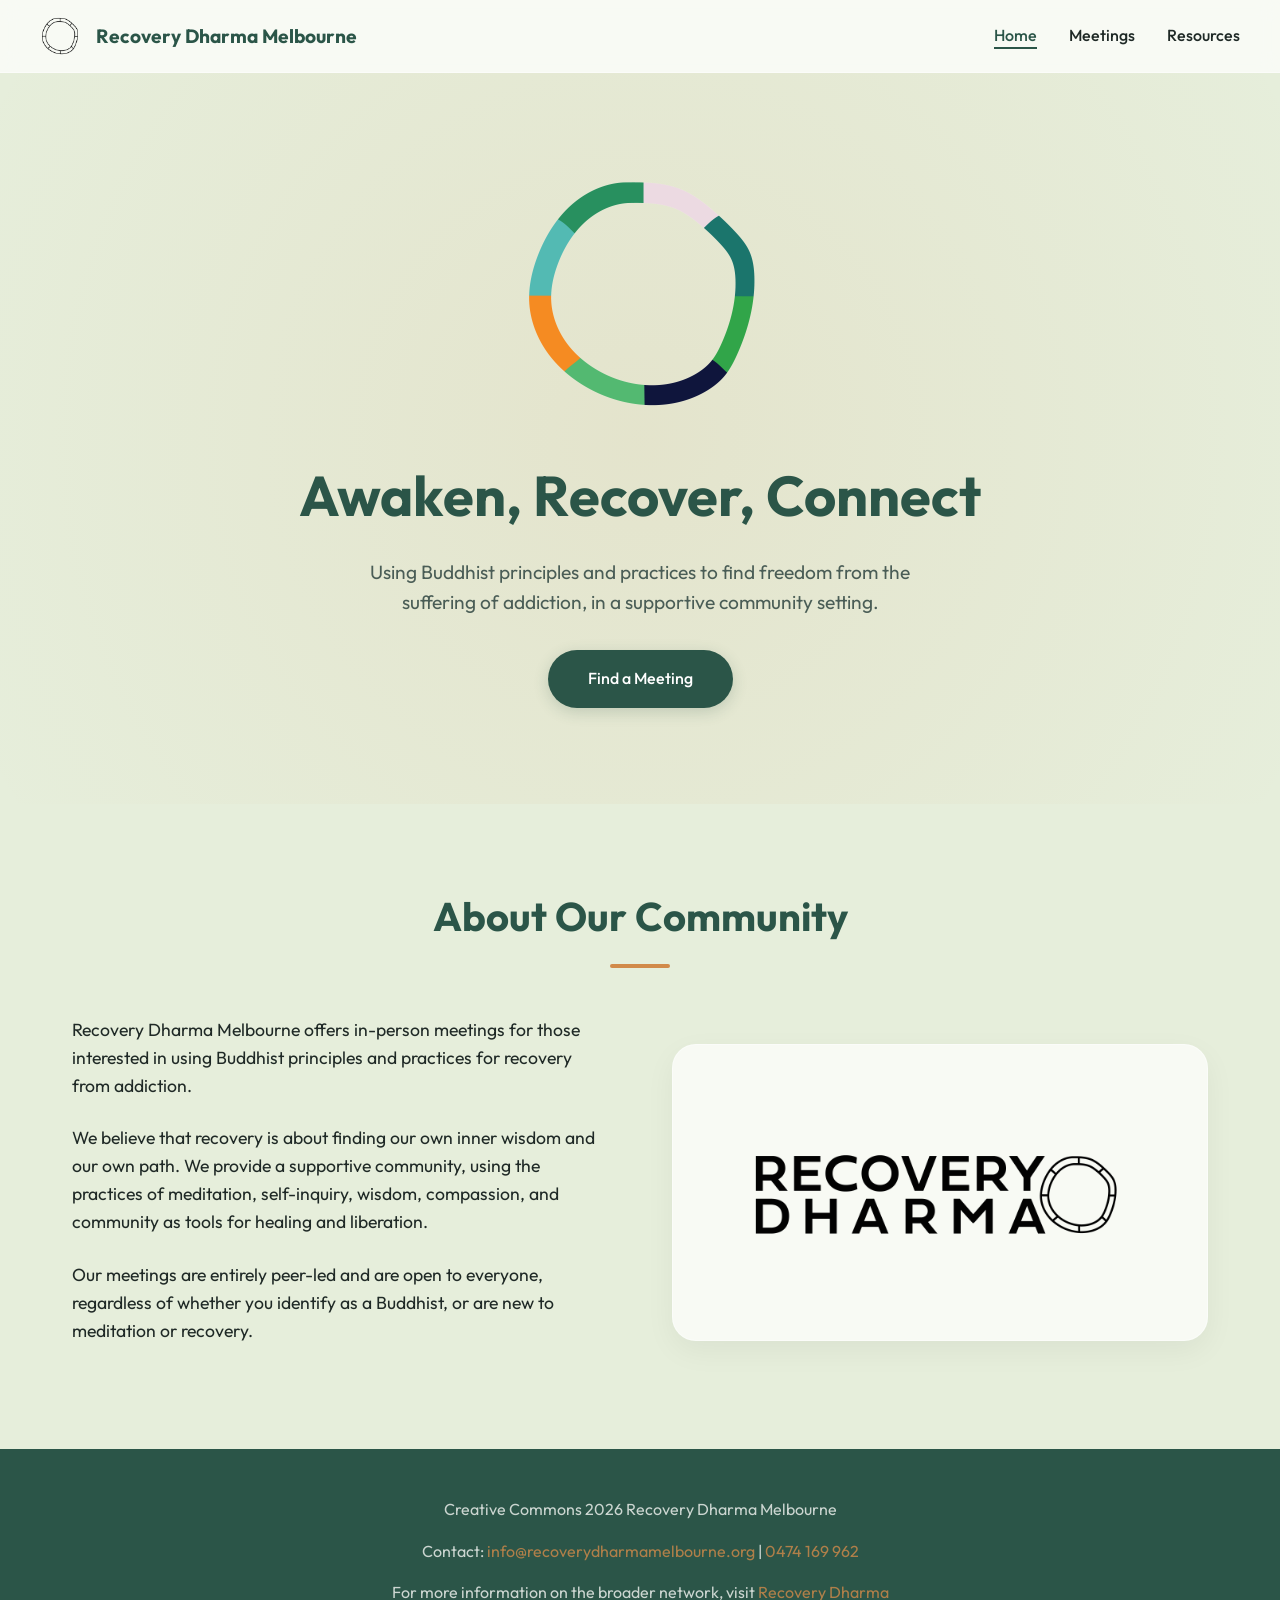
<file: index.html>
<!DOCTYPE html>
<html lang="en">
<head>
    <meta charset="UTF-8">
    <meta name="viewport" content="width=device-width, initial-scale=1.0">
    <meta name="description" content="Recovery Dharma Melbourne - Using Buddhist principles and practices for recovery from addiction.">
    <title>Recovery Dharma Melbourne</title>
    <link rel="stylesheet" href="style.css">
</head>
<body>
    <header>
        <nav>
            <a href="index.html" class="logo-container">
                <img src="icons/rd-black-ring.png" alt="Recovery Dharma Logo" class="logo-img">
                <span>Recovery Dharma Melbourne</span>
            </a>
            <ul class="nav-links">
                <li><a href="index.html" class="active">Home</a></li>
                <li><a href="meetings.html">Meetings</a></li>
                <li><a href="resources.html">Resources</a></li>
            </ul>
        </nav>
    </header>

    <main>
        <section class="hero fade-in">
            <img src="icons/rd-color-ring.png" alt="Recovery Dharma Color Ring" class="hero-img">
            <h1>Awaken, Recover, Connect</h1>
            <p>Using Buddhist principles and practices to find freedom from the suffering of addiction, in a supportive community setting.</p>
            <a href="meetings.html" class="btn">Find a Meeting</a>
        </section>

        <section class="section about fade-in">
            <h2 class="section-title">About Our Community</h2>
            <div class="about-content">
                <div class="about-text">
                    <p>Recovery Dharma Melbourne offers in-person meetings for those interested in using Buddhist principles and practices for recovery from addiction.</p>
                    <p>We believe that recovery is about finding our own inner wisdom and our own path. We provide a supportive community, using the practices of meditation, self-inquiry, wisdom, compassion, and community as tools for healing and liberation.</p>
                    <p>Our meetings are entirely peer-led and are open to everyone, regardless of whether you identify as a Buddhist, or are new to meditation or recovery.</p>
                </div>
                <div class="about-image">
                    <img src="icons/rd-words.png" alt="Recovery Dharma Words">
                </div>
            </div>
        </section>
    </main>

    <footer>
        <p>Creative Commons 2026 Recovery Dharma Melbourne</p>
        <p>Contact: <a href="mailto:info@recoverydharmamelbourne.org">info@recoverydharmamelbourne.org</a> | <a href="tel:0474169962">0474 169 962</a></p>
        <p>For more information on the broader network, visit <a href="https://recoverydharma.org/" target="_blank" rel="noopener noreferrer">Recovery Dharma</a></p>
    </footer>

    <script src="script.js"></script>
</body>
</html>
</file>
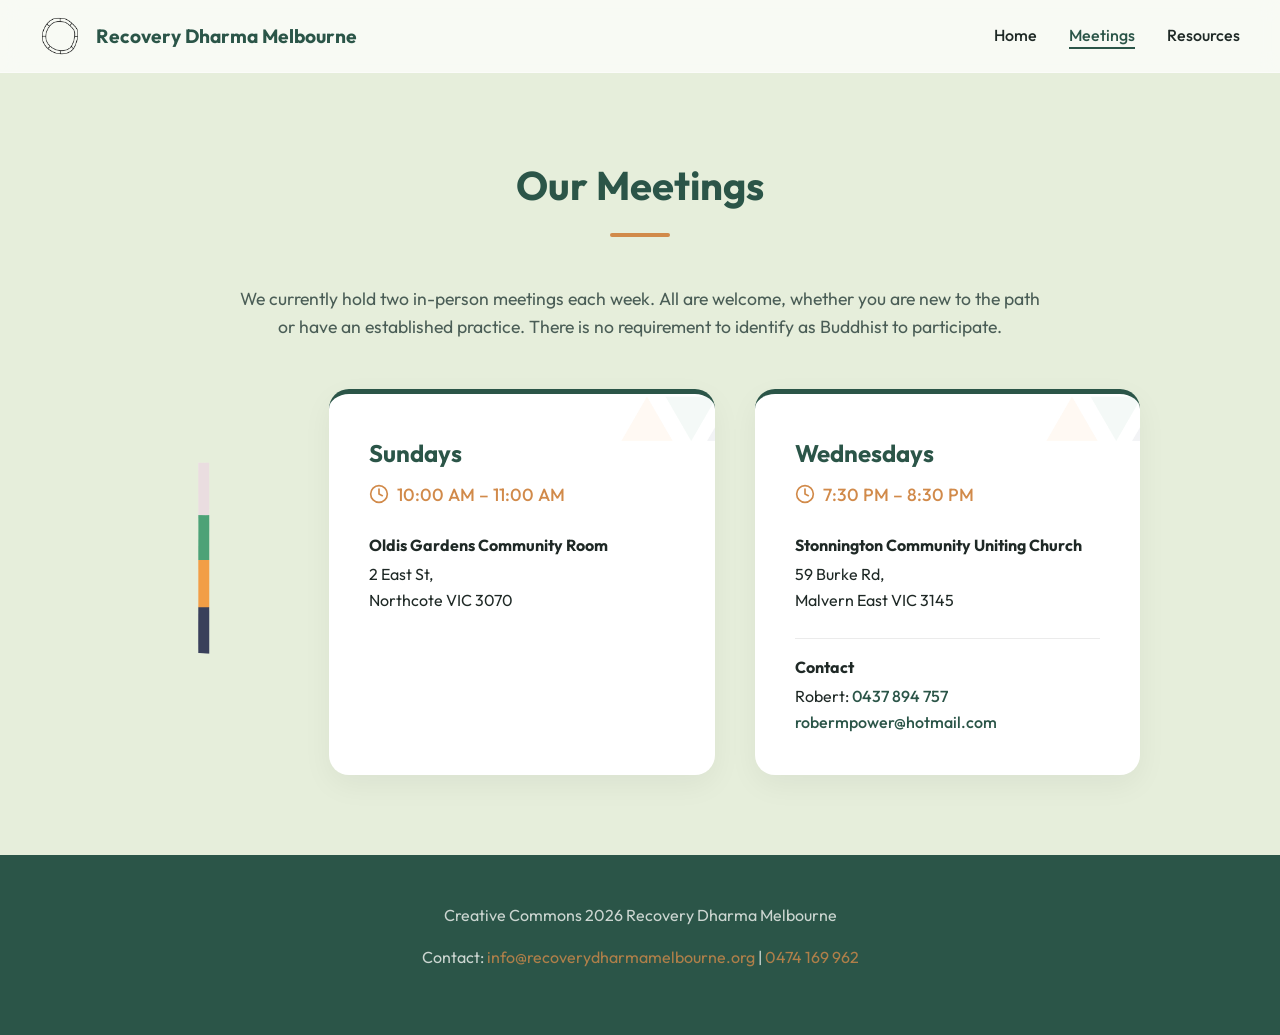
<file: meetings.html>
<!DOCTYPE html>
<html lang="en">

<head>
    <meta charset="UTF-8">
    <meta name="viewport" content="width=device-width, initial-scale=1.0">
    <meta name="description"
        content="Find in-person Recovery Dharma meetings in Melbourne. Join us on Sundays in Northcote or Wednesdays in Malvern East.">
    <title>Meetings - Recovery Dharma Melbourne</title>
    <link rel="stylesheet" href="style.css">
</head>

<body>
    <header>
        <nav>
            <a href="index.html" class="logo-container">
                <img src="icons/rd-black-ring.png" alt="Recovery Dharma Logo" class="logo-img">
                <span>Recovery Dharma Melbourne</span>
            </a>
            <ul class="nav-links">
                <li><a href="index.html">Home</a></li>
                <li><a href="meetings.html" class="active">Meetings</a></li>
                <li><a href="resources.html">Resources</a></li>
            </ul>
        </nav>
    </header>

    <main>
        <section class="section fade-in">
            <h1 class="section-title">Our Meetings</h1>
            <p
                style="text-align: center; max-width: 800px; margin: 0 auto 3rem auto; font-size: 1.1rem; color: #4a5d56;">
                We currently hold two in-person meetings each week. All are welcome, whether you are new to the path or
                have an established practice. There is no requirement to identify as Buddhist to participate.
            </p>

            <div
                style="display: flex; flex-wrap: wrap; gap: 4rem; align-items: center; max-width: 1000px; margin: 0 auto;">
                <div style="flex: 0 0 auto; text-align: center; margin: 0 auto;">
                    <img src="icons/rd-tower.png" alt="Recovery Dharma Tower"
                        style="max-height: 250px; opacity: 0.8; animation: float 6s ease-in-out infinite;">
                </div>

                <div class="meetings-grid" style="flex: 1 1 400px;">
                    <!-- Sunday Meeting -->
                    <div class="meeting-card">
                        <h3 class="meeting-day">Sundays</h3>
                        <div class="meeting-time">
                            <svg xmlns="http://www.w3.org/2000/svg" width="20" height="20" viewBox="0 0 24 24"
                                fill="none" stroke="currentColor" stroke-width="2" stroke-linecap="round"
                                stroke-linejoin="round" style="margin-top:-2px">
                                <circle cx="12" cy="12" r="10"></circle>
                                <polyline points="12 6 12 12 16 14"></polyline>
                            </svg>
                            10:00 AM – 11:00 AM
                        </div>
                        <div class="meeting-location">
                            <strong>Oldis Gardens Community Room</strong>
                            2 East St,<br>
                            Northcote VIC 3070
                        </div>
                    </div>

                    <!-- Wednesday Meeting -->
                    <div class="meeting-card">
                        <h3 class="meeting-day">Wednesdays</h3>
                        <div class="meeting-time">
                            <svg xmlns="http://www.w3.org/2000/svg" width="20" height="20" viewBox="0 0 24 24"
                                fill="none" stroke="currentColor" stroke-width="2" stroke-linecap="round"
                                stroke-linejoin="round" style="margin-top:-2px">
                                <circle cx="12" cy="12" r="10"></circle>
                                <polyline points="12 6 12 12 16 14"></polyline>
                            </svg>
                            7:30 PM – 8:30 PM
                        </div>
                        <div class="meeting-location">
                            <strong>Stonnington Community Uniting Church</strong>
                            59 Burke Rd,<br>
                            Malvern East VIC 3145
                        </div>
                        <div class="meeting-contact">
                            <strong>Contact</strong>
                            Robert: <a href="tel:0437894757">0437 894 757</a><br>
                            <a href="mailto:robermpower@hotmail.com">robermpower@hotmail.com</a>
                        </div>
                    </div>

                </div>
            </div>
        </section>
    </main>

    <footer>
        <p>Creative Commons 2026 Recovery Dharma Melbourne</p>
        <p>Contact: <a href="mailto:info@recoverydharmamelbourne.org">info@recoverydharmamelbourne.org</a> | <a
                href="tel:0474169962">0474 169 962</a></p>
    </footer>

    <script src="script.js"></script>
</body>

</html>
</file>
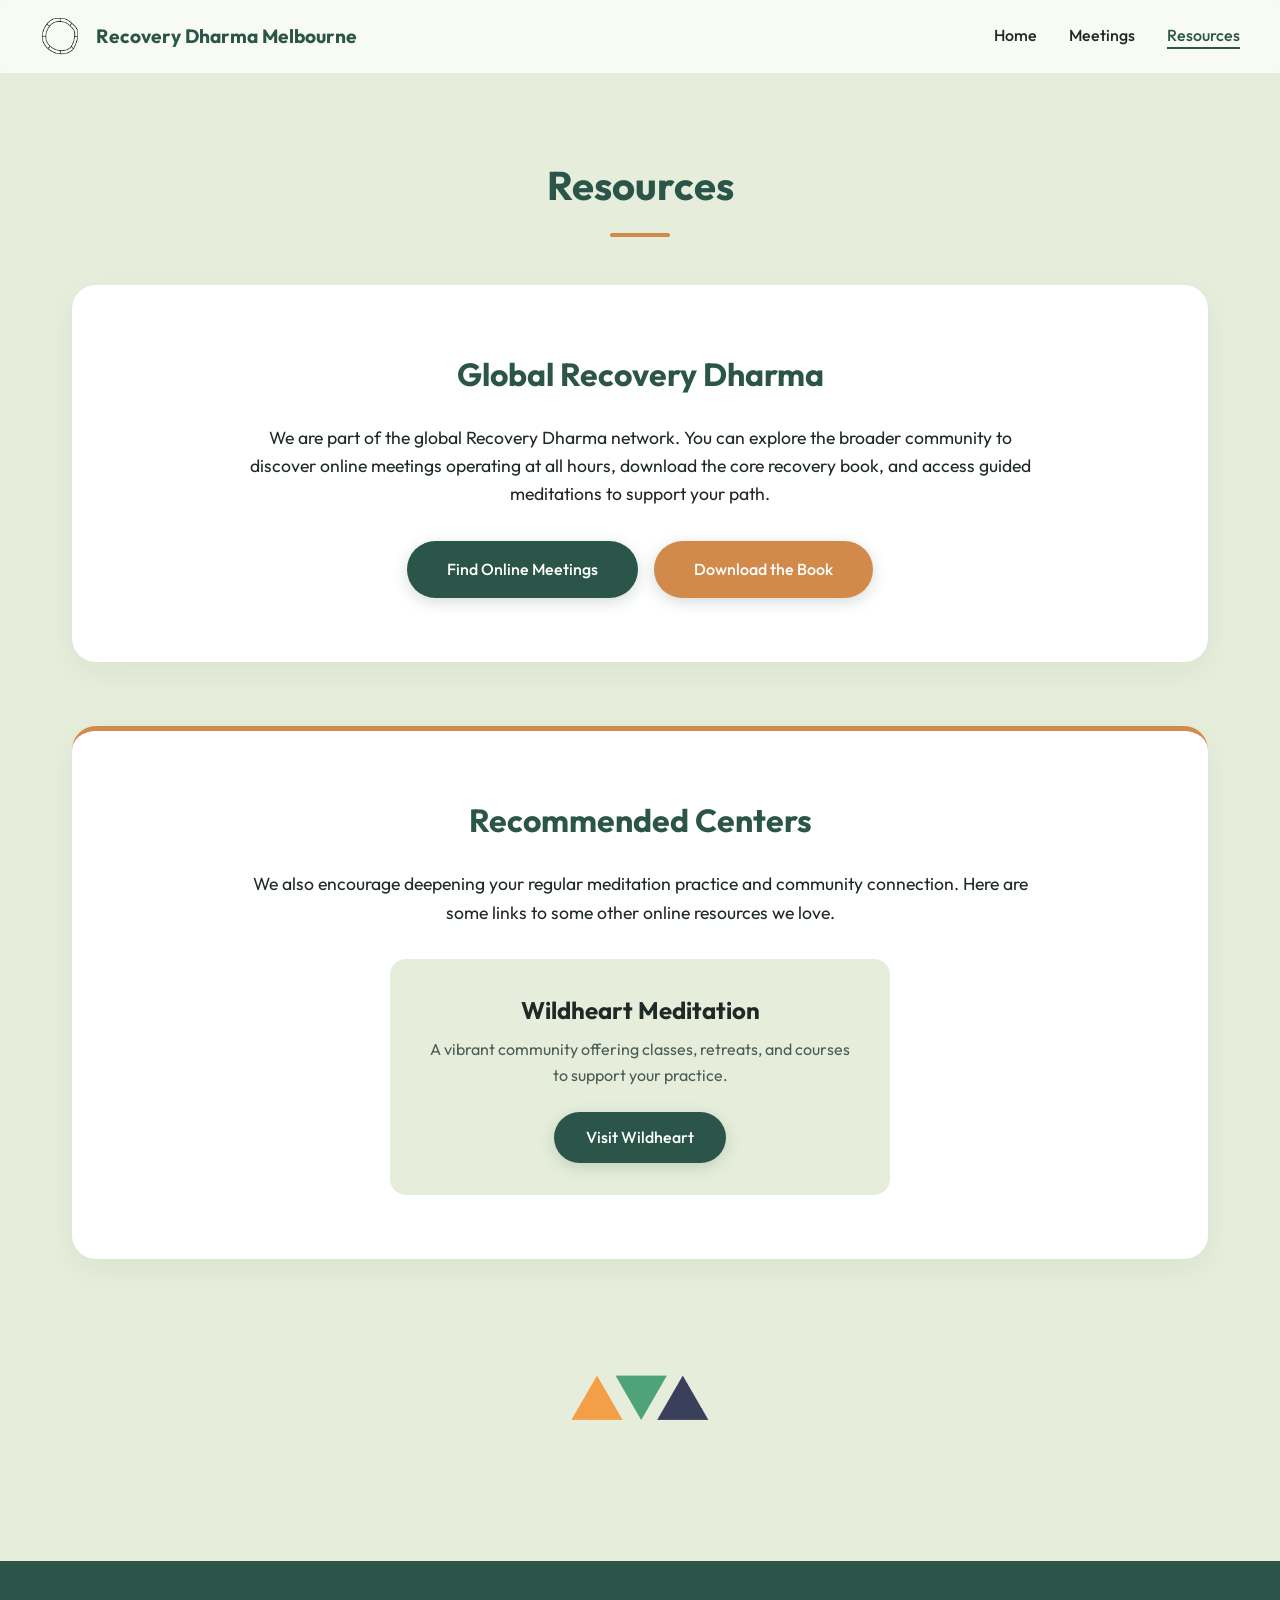
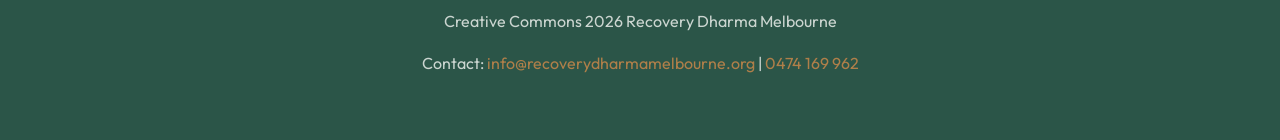
<file: resources.html>
<!DOCTYPE html>
<html lang="en">

<head>
    <meta charset="UTF-8">
    <meta name="viewport" content="width=device-width, initial-scale=1.0">
    <meta name="description"
        content="Helpful resources for your journey, including global Recovery Dharma links and local Buddhist communities like Wildheart Meditation.">
    <title>Resources - Recovery Dharma Melbourne</title>
    <link rel="stylesheet" href="style.css">
</head>

<body>
    <header>
        <nav>
            <a href="index.html" class="logo-container">
                <img src="icons/rd-black-ring.png" alt="Recovery Dharma Logo" class="logo-img">
                <span>Recovery Dharma Melbourne</span>
            </a>
            <ul class="nav-links">
                <li><a href="index.html">Home</a></li>
                <li><a href="meetings.html">Meetings</a></li>
                <li><a href="resources.html" class="active">Resources</a></li>
            </ul>
        </nav>
    </header>

    <main>
        <section class="section fade-in">
            <h1 class="section-title">Resources</h1>

            <div
                style="background-color: var(--white); border-radius: 24px; padding: 4rem 2rem; margin-bottom: 4rem; box-shadow: 0 10px 30px rgba(0,0,0,0.05); text-align: center;">
                <h2 style="font-size: 2rem; color: var(--primary-color); margin-bottom: 1.5rem;">Global Recovery Dharma
                </h2>
                <p
                    style="font-size: 1.1rem; margin-bottom: 2rem; max-width: 800px; margin-left: auto; margin-right: auto;">
                    We are part of the global Recovery Dharma network. You can explore the broader community to discover
                    online meetings operating at all hours, download the core recovery book, and access guided
                    meditations to support your path.
                </p>
                <div style="display: flex; gap: 1rem; justify-content: center; flex-wrap: wrap;">
                    <a href="https://recoverydharma.org/meetings/" target="_blank" rel="noopener noreferrer"
                        class="btn">Find Online Meetings</a>
                    <a href="https://recoverydharma.org/book/" target="_blank" rel="noopener noreferrer" class="btn"
                        style="background-color: var(--accent-color);">Download the Book</a>
                </div>
            </div>

            <div
                style="background-color: var(--white); border-radius: 24px; padding: 4rem 2rem; box-shadow: 0 10px 30px rgba(0,0,0,0.05); text-align: center; border-top: 5px solid var(--accent-color);">
                <h2 style="font-size: 2rem; color: var(--primary-color); margin-bottom: 1.5rem;">Recommended Centers
                </h2>
                <p
                    style="font-size: 1.1rem; margin-bottom: 2rem; max-width: 800px; margin-left: auto; margin-right: auto;">
                    We also encourage deepening your regular meditation practice and community connection. Here are some
                    links to some other online resources we love.
                </p>
                <div
                    style="background: var(--secondary-color); border-radius: 16px; padding: 2rem; max-width: 500px; margin: 0 auto;">
                    <h3 style="color: var(--text-dark); margin-bottom: 0.5rem; font-size: 1.5rem;">Wildheart Meditation
                    </h3>
                    <p style="color: #4a5d56; margin-bottom: 1.5rem;">A vibrant community offering classes, retreats,
                        and courses to support your practice.</p>
                    <a href="https://www.wildheartmeditationcenter.org/" target="_blank" rel="noopener noreferrer"
                        class="btn" style="padding: 0.8rem 2rem;">Visit Wildheart</a>
                </div>
            </div>

            <div style="margin-top: 4rem; text-align: center;">
                <img src="icons/rd-triangles.png" alt="Recovery Dharma Triangles"
                    style="max-height: 150px; opacity: 0.8; animation: float 6s ease-in-out infinite;">
            </div>
        </section>
    </main>

    <footer>
        <p>Creative Commons 2026 Recovery Dharma Melbourne</p>
        <p>Contact: <a href="mailto:info@recoverydharmamelbourne.org">info@recoverydharmamelbourne.org</a> | <a
                href="tel:0474169962">0474 169 962</a></p>
    </footer>

    <script src="script.js"></script>
</body>

</html>
</file>
<file: style.css>
@import url('https://fonts.googleapis.com/css2?family=Outfit:wght@300;400;500;700&display=swap');

:root {
  --primary-color: #2b5548; /* Deep calm green */
  --secondary-color: #e6eedb; /* Soft sage/earthy background */
  --accent-color: #d18a4a; /* Earthy orange/ochre */
  --text-dark: #1f2926;
  --text-light: #f4f6f3;
  --white: #ffffff;
  --glass-bg: rgba(255, 255, 255, 0.7);
  --glass-border: rgba(255, 255, 255, 0.4);
}

* {
  margin: 0;
  padding: 0;
  box-sizing: border-box;
}

body {
  font-family: 'Outfit', sans-serif;
  background-color: var(--secondary-color);
  color: var(--text-dark);
  line-height: 1.6;
  min-height: 100vh;
  display: flex;
  flex-direction: column;
}

header {
  background: var(--glass-bg);
  backdrop-filter: blur(10px);
  -webkit-backdrop-filter: blur(10px);
  border-bottom: 1px solid var(--glass-border);
  position: sticky;
  top: 0;
  z-index: 100;
  padding: 1rem 2rem;
}

nav {
  max-width: 1200px;
  margin: 0 auto;
  display: flex;
  justify-content: space-between;
  align-items: center;
}

.logo-container {
  display: flex;
  align-items: center;
  gap: 1rem;
  text-decoration: none;
  color: var(--primary-color);
  font-weight: 700;
  font-size: 1.2rem;
}

.logo-img {
  height: 40px;
  width: auto;
}

.nav-links {
  display: flex;
  gap: 2rem;
  list-style: none;
}

.nav-links a {
  text-decoration: none;
  color: var(--text-dark);
  font-weight: 500;
  position: relative;
  transition: color 0.3s ease;
}

.nav-links a::after {
  content: '';
  position: absolute;
  width: 0;
  height: 2px;
  bottom: -4px;
  left: 0;
  background-color: var(--primary-color);
  transition: width 0.3s ease;
}

.nav-links a:hover, .nav-links a.active {
  color: var(--primary-color);
}

.nav-links a:hover::after, .nav-links a.active::after {
  width: 100%;
}

main {
  flex: 1;
}

/* Hero Section */
.hero {
  position: relative;
  display: flex;
  flex-direction: column;
  align-items: center;
  justify-content: center;
  text-align: center;
  padding: 6rem 2rem;
  overflow: hidden;
}

.hero::before {
  content: "";
  position: absolute;
  top: -50%;
  left: -50%;
  width: 200%;
  height: 200%;
  background: radial-gradient(circle at center, rgba(209, 138, 74, 0.1) 0%, transparent 50%);
  z-index: -1;
  animation: rotateGradient 20s linear infinite;
}

@keyframes rotateGradient {
  0% { transform: rotate(0deg); }
  100% { transform: rotate(360deg); }
}

.hero-img {
  max-width: 250px;
  margin-bottom: 2rem;
  animation: float 6s ease-in-out infinite;
}

@keyframes float {
  0% { transform: translateY(0px); }
  50% { transform: translateY(-15px); }
  100% { transform: translateY(0px); }
}

.hero h1 {
  font-size: 3.5rem;
  color: var(--primary-color);
  margin-bottom: 1rem;
}

.hero p {
  font-size: 1.2rem;
  max-width: 600px;
  color: #4a5d56;
  margin-bottom: 2rem;
}

.btn {
  display: inline-block;
  padding: 1rem 2.5rem;
  background-color: var(--primary-color);
  color: var(--white);
  text-decoration: none;
  border-radius: 50px;
  font-weight: 500;
  transition: all 0.3s ease;
  box-shadow: 0 4px 15px rgba(43, 85, 72, 0.2);
}

.btn:hover {
  background-color: #1f3d33;
  transform: translateY(-2px);
  box-shadow: 0 6px 20px rgba(43, 85, 72, 0.3);
}

/* Sections */
.section {
  padding: 5rem 2rem;
  max-width: 1200px;
  margin: 0 auto;
}

.section-title {
  text-align: center;
  font-size: 2.5rem;
  color: var(--primary-color);
  margin-bottom: 3rem;
  position: relative;
}

.section-title::after {
  content: '';
  display: block;
  width: 60px;
  height: 4px;
  background-color: var(--accent-color);
  margin: 1rem auto 0;
  border-radius: 2px;
}

.about-content {
  display: grid;
  grid-template-columns: 1fr 1fr;
  gap: 4rem;
  align-items: center;
}

.about-text p {
  margin-bottom: 1.5rem;
  font-size: 1.1rem;
}

.about-image {
  background: var(--glass-bg);
  padding: 3rem;
  border-radius: 24px;
  border: 1px solid var(--glass-border);
  box-shadow: 0 10px 30px rgba(0,0,0,0.05);
  display: flex;
  justify-content: center;
}

.about-image img {
  max-width: 100%;
  height: auto;
}

/* Meeting Cards */
.meetings-grid {
  display: grid;
  grid-template-columns: repeat(auto-fit, minmax(300px, 1fr));
  gap: 2.5rem;
}

.meeting-card {
  background: var(--white);
  border-radius: 20px;
  padding: 2.5rem;
  box-shadow: 0 10px 30px rgba(0,0,0,0.05);
  transition: all 0.4s ease;
  border-top: 5px solid var(--primary-color);
  position: relative;
  overflow: hidden;
}

.meeting-card::before {
  content: "";
  position: absolute;
  top: -50px;
  right: -50px;
  width: 150px;
  height: 150px;
  background-image: url('icons/rd-triangles.png');
  background-size: contain;
  background-repeat: no-repeat;
  opacity: 0.05;
  transition: all 0.4s ease;
}

.meeting-card:hover {
  transform: translateY(-10px);
  box-shadow: 0 20px 40px rgba(0,0,0,0.1);
}

.meeting-card:hover::before {
  opacity: 0.1;
  transform: scale(1.1);
}

.meeting-day {
  font-size: 1.5rem;
  font-weight: 700;
  color: var(--primary-color);
  margin-bottom: 0.5rem;
}

.meeting-time {
  font-size: 1.1rem;
  color: var(--accent-color);
  font-weight: 500;
  margin-bottom: 1.5rem;
  display: flex;
  align-items: center;
  gap: 0.5rem;
}

.meeting-location {
  margin-bottom: 1.5rem;
  line-height: 1.6;
}

.meeting-location strong {
  display: block;
  margin-bottom: 0.25rem;
  color: var(--text-dark);
}

.meeting-contact {
  margin-top: 1rem;
  padding-top: 1rem;
  border-top: 1px solid rgba(0, 0, 0, 0.08);
  line-height: 1.6;
}

.meeting-contact strong {
  display: block;
  margin-bottom: 0.25rem;
  color: var(--text-dark);
}

.meeting-contact a {
  color: var(--primary-color);
  text-decoration: none;
  font-weight: 500;
  transition: color 0.2s ease;
  word-break: break-word;
}

.meeting-contact a:hover {
  color: var(--accent-color);
  text-decoration: underline;
}

/* Footer */
footer {
  background-color: var(--primary-color);
  color: var(--text-light);
  padding: 3rem 2rem;
  text-align: center;
  margin-top: auto;
}

footer p {
  opacity: 0.8;
  margin-bottom: 1rem;
}

footer a {
  color: var(--accent-color);
  text-decoration: none;
}

/* Mobile */
@media (max-width: 768px) {
  .about-content {
    grid-template-columns: 1fr;
  }
  .hero h1 {
    font-size: 2.5rem;
  }
  .logo-container span {
    display: none;
  }
}
</file>
